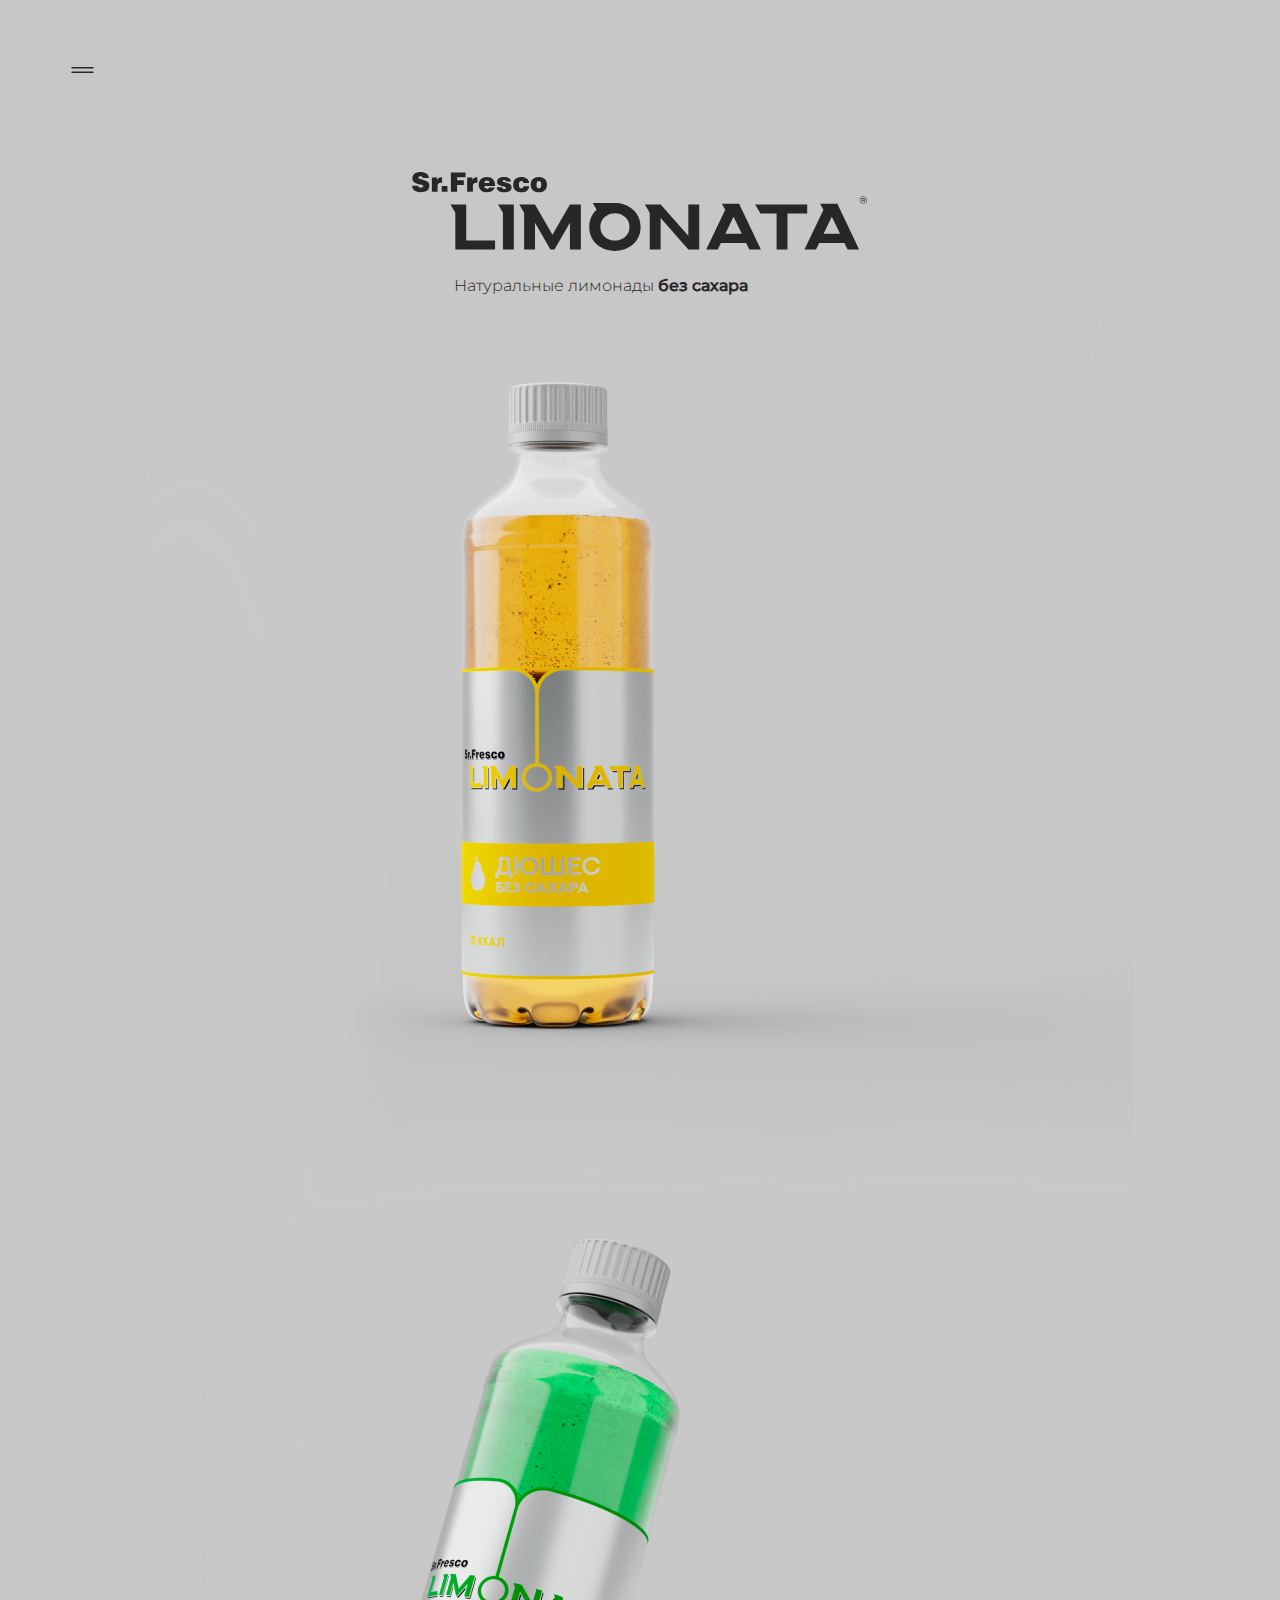
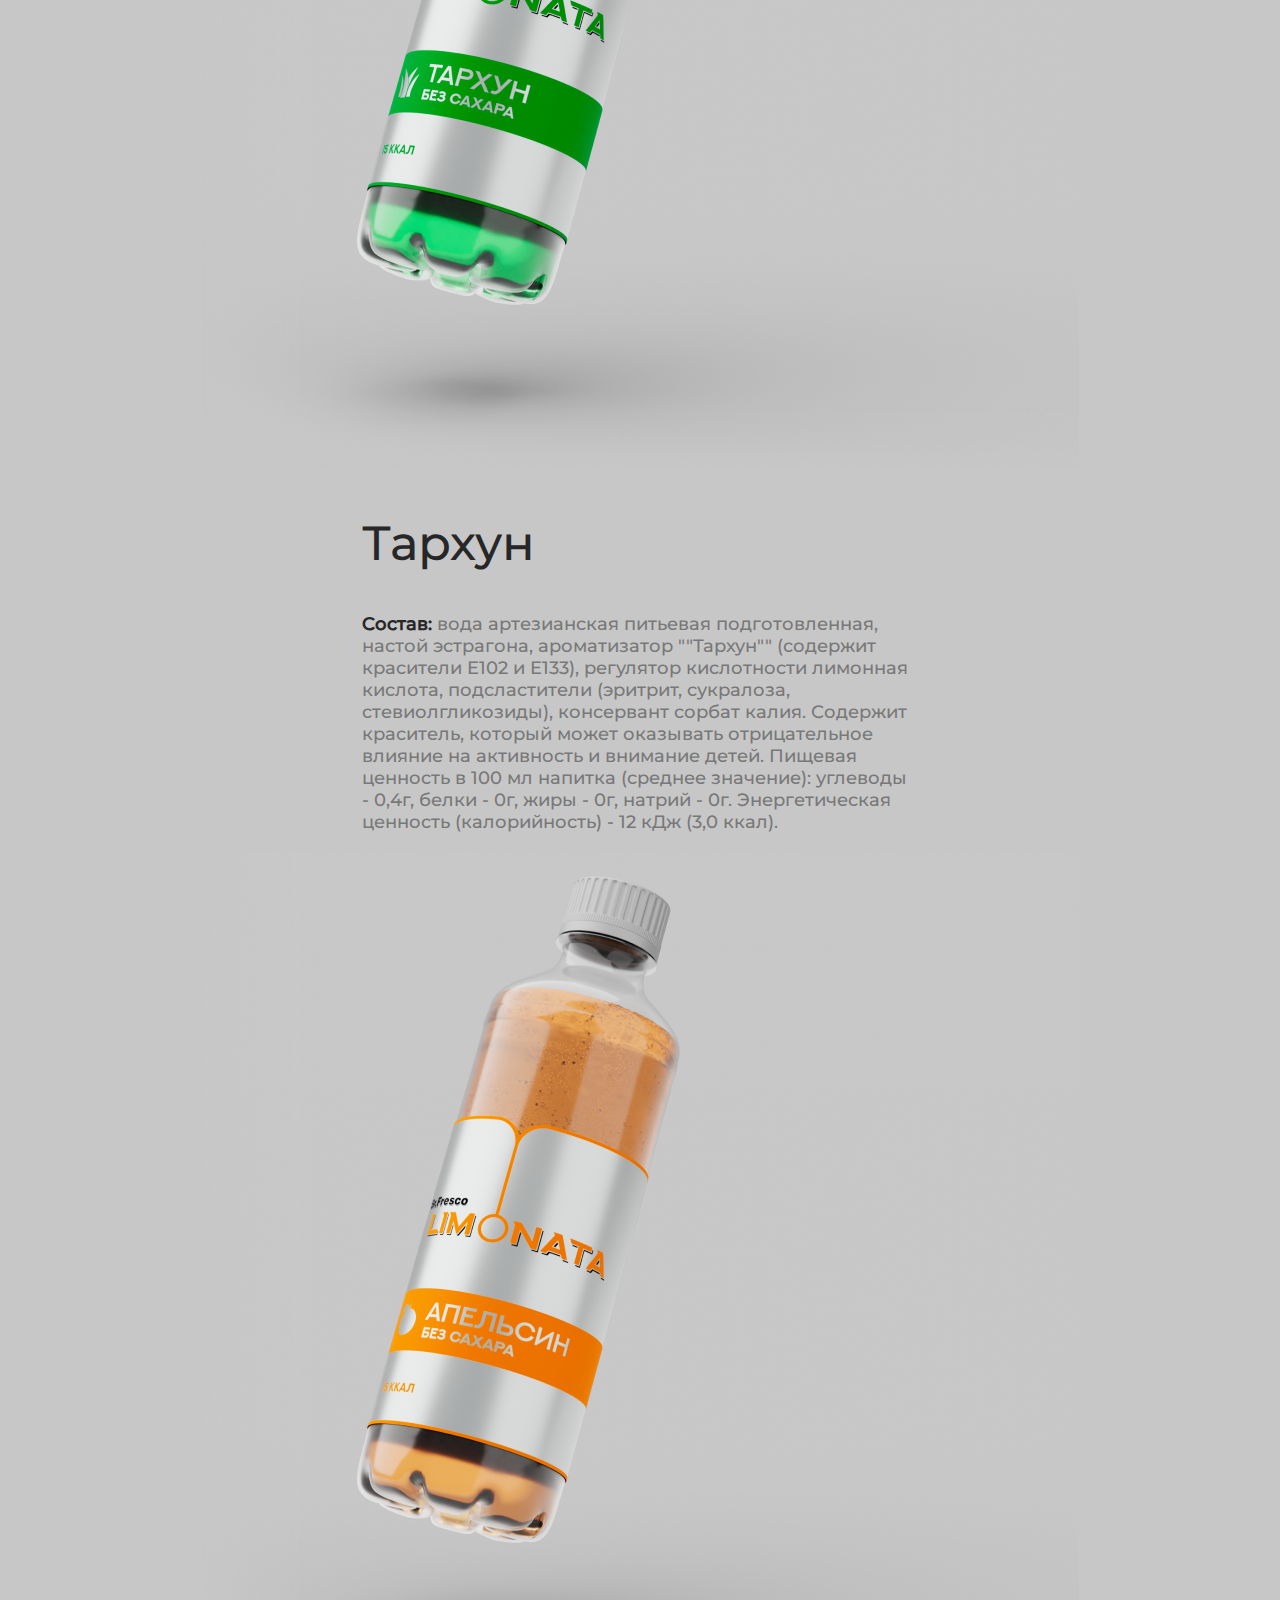
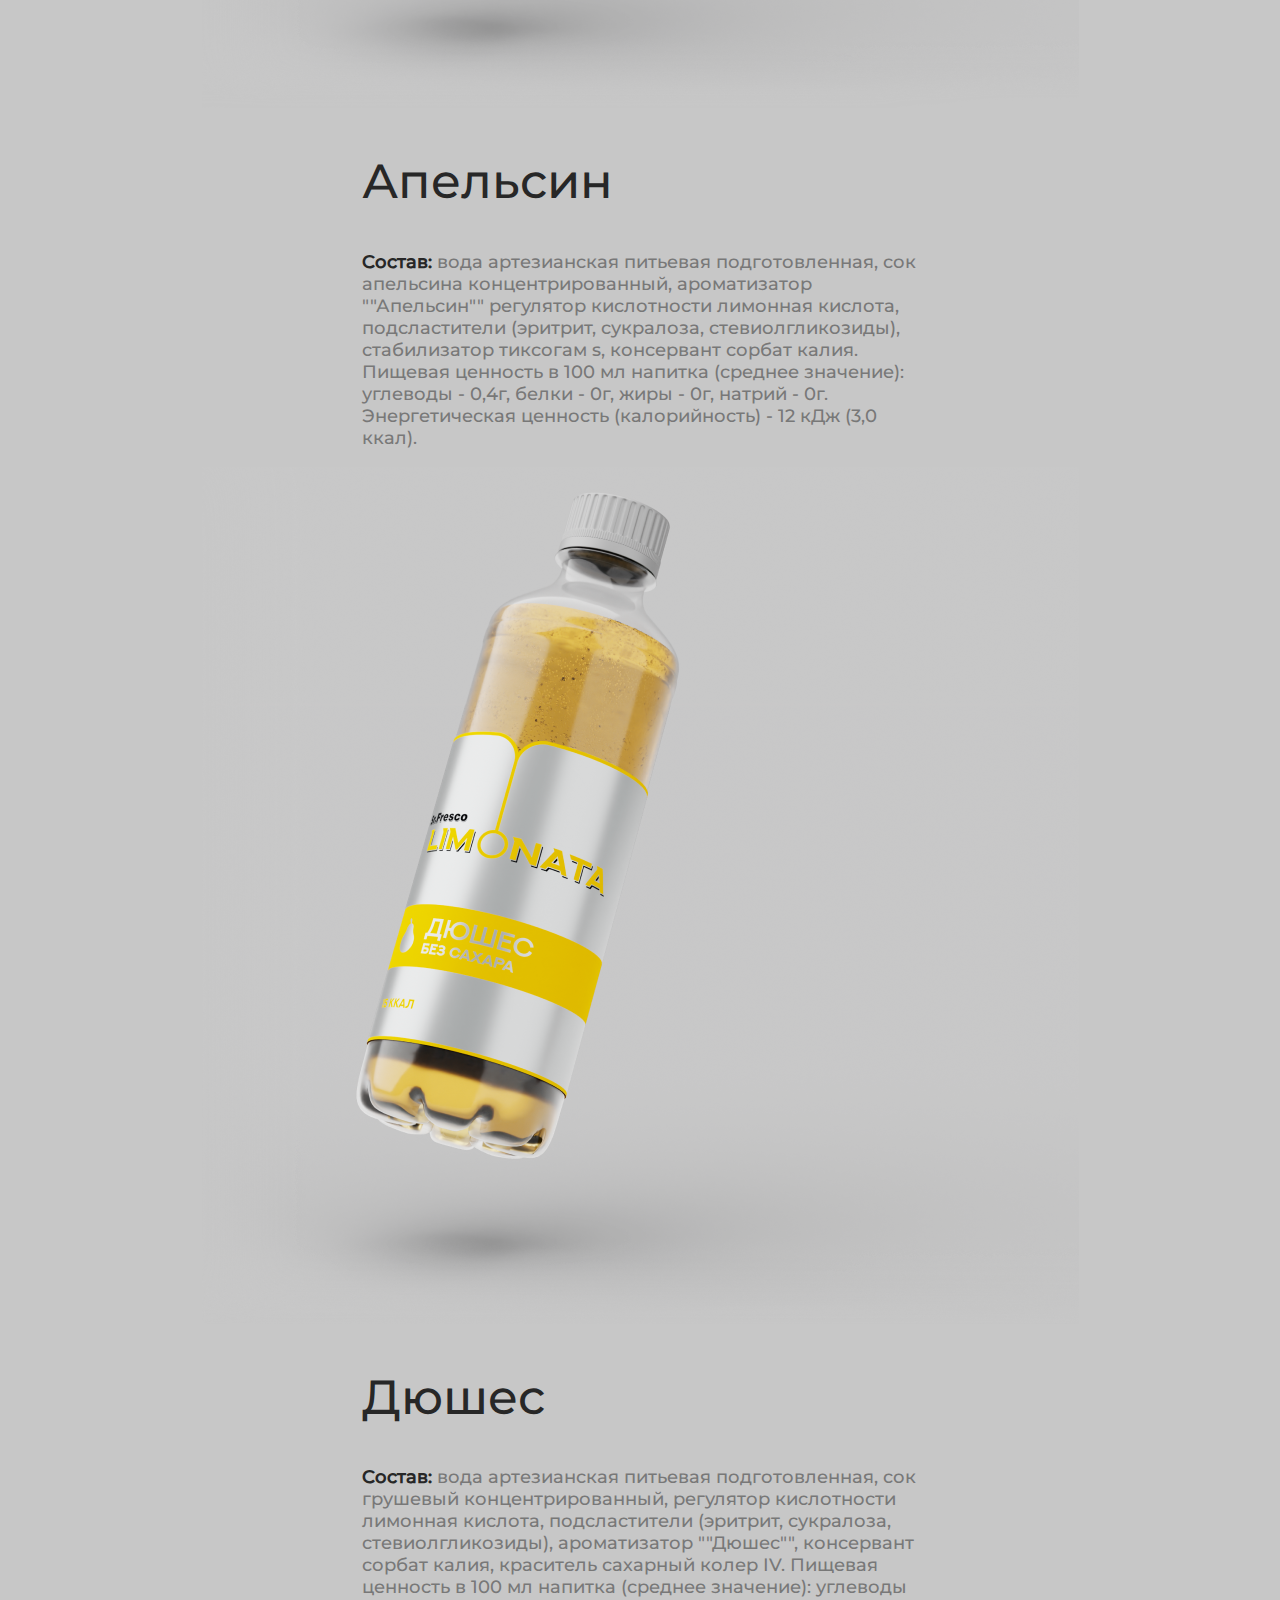
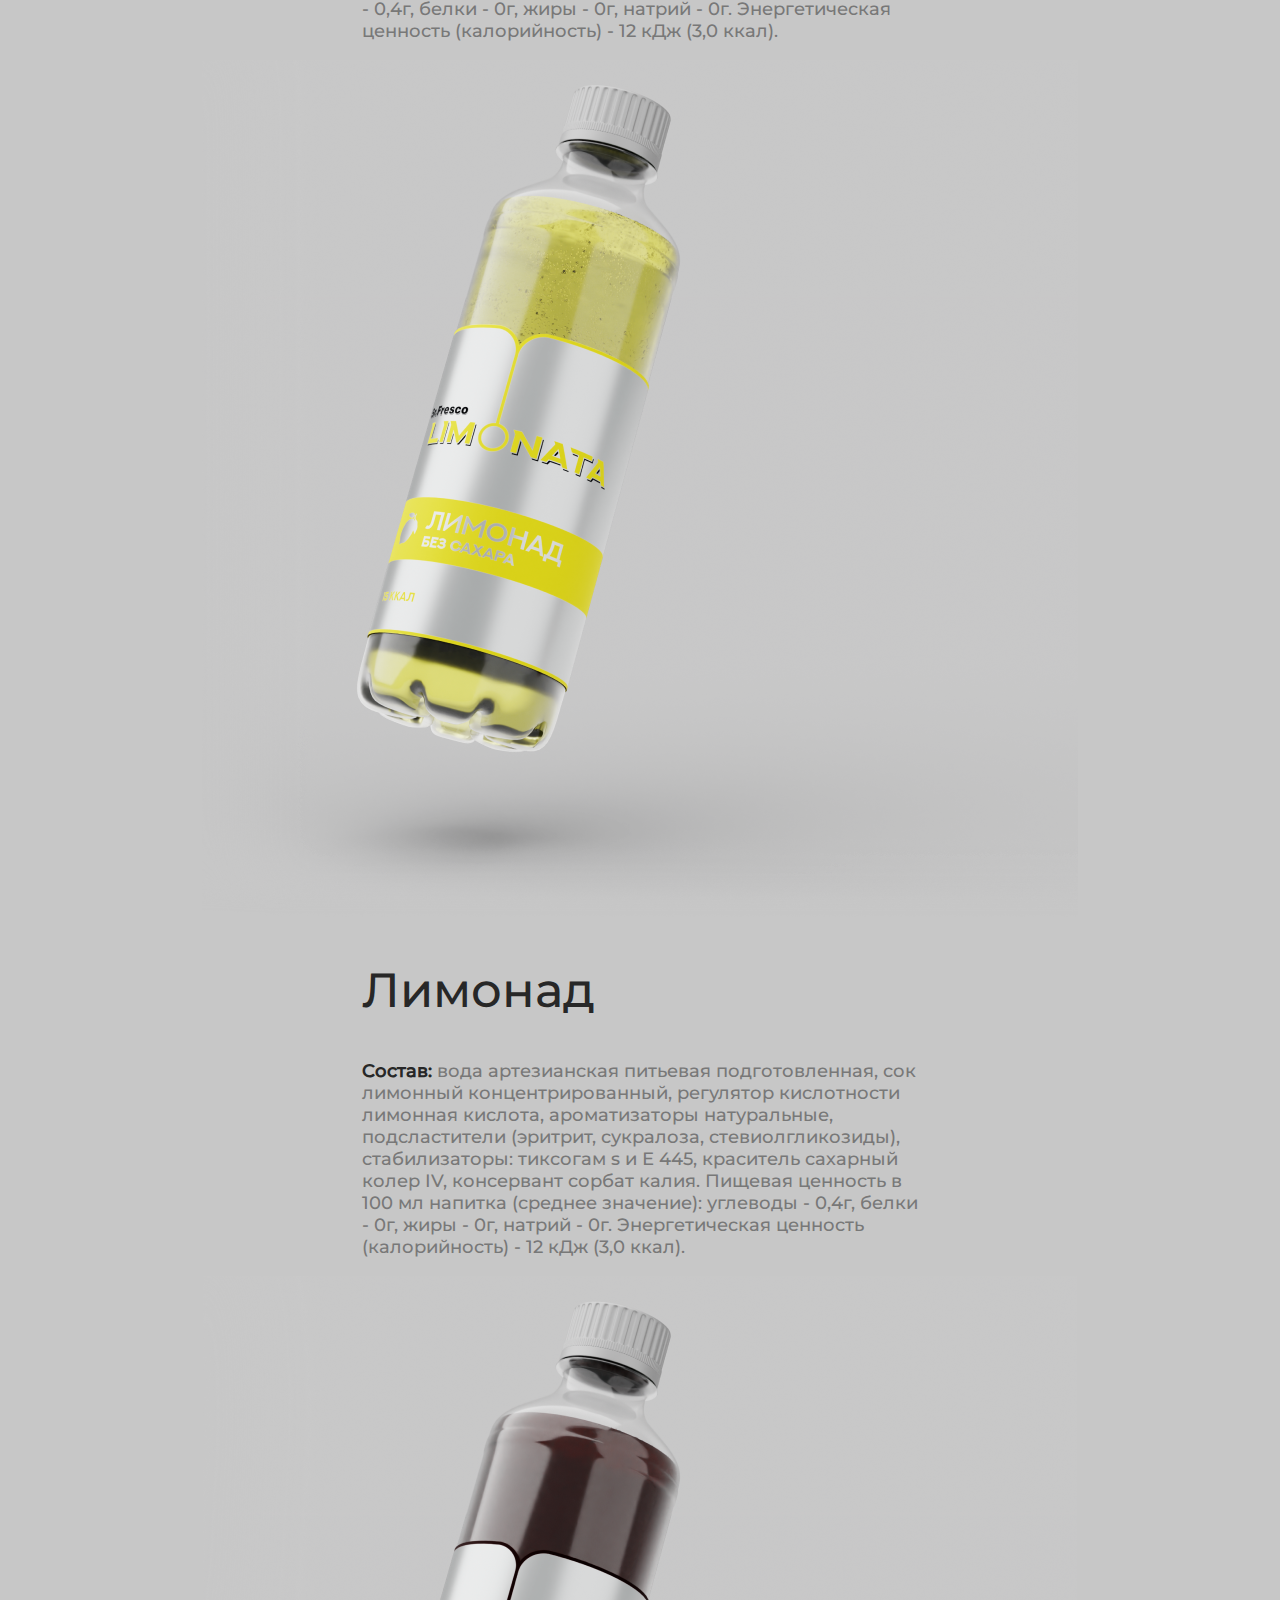
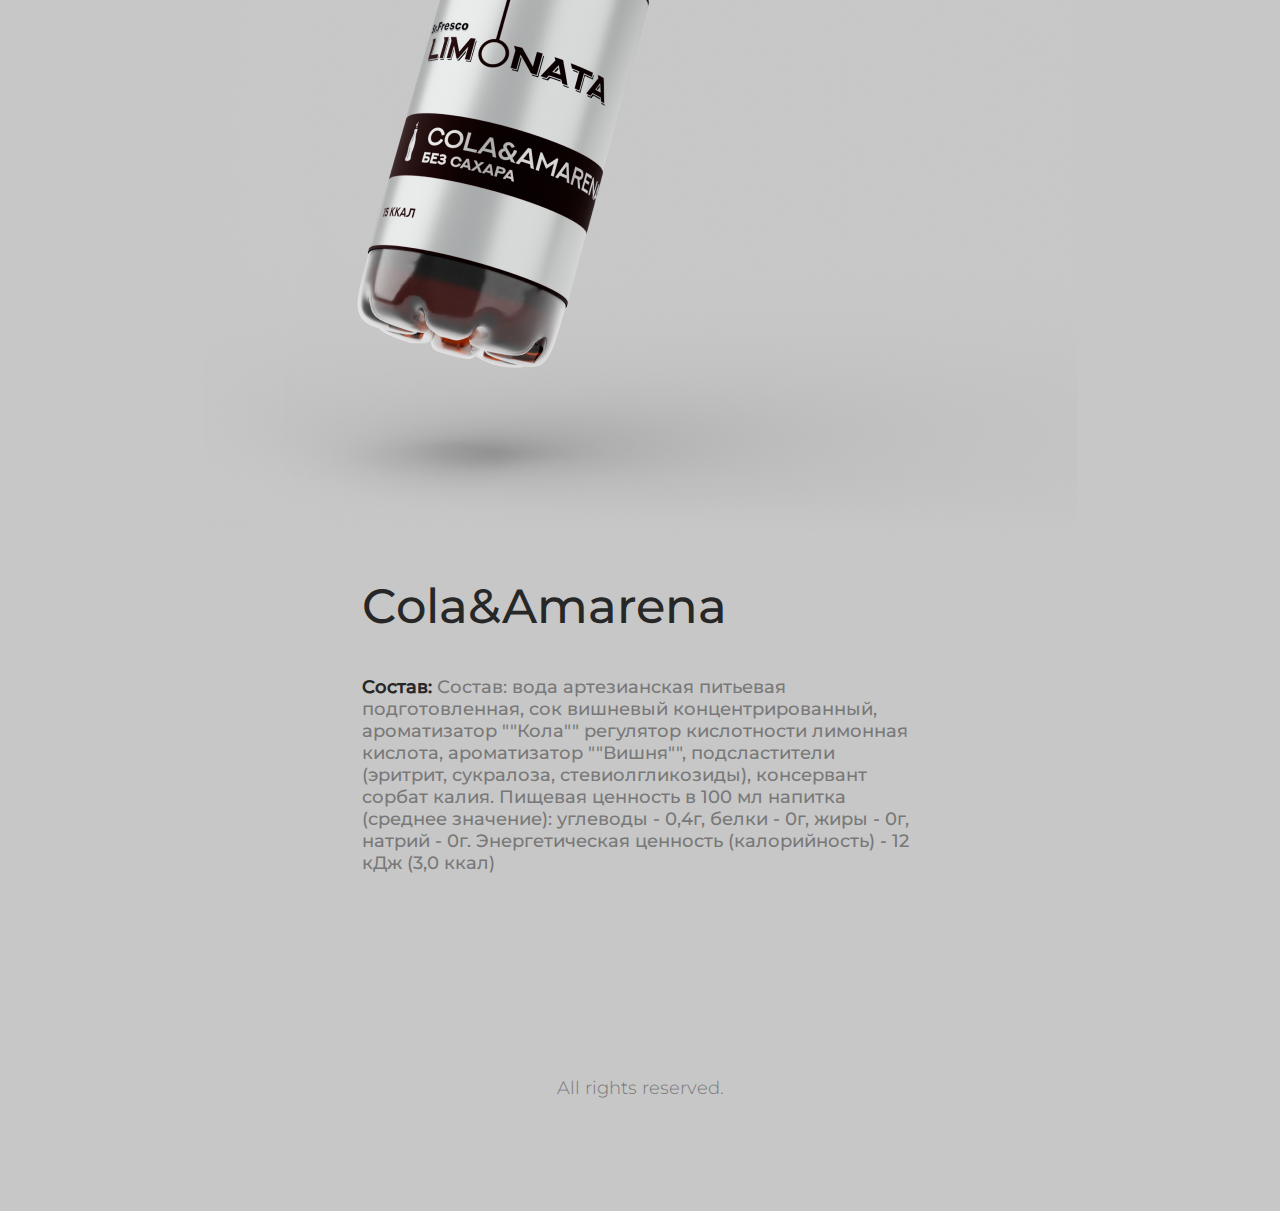
<file: sir-fresco copy/index.html>
<!DOCTYPE html>
<html lang="en">
<head>
    <meta charset="UTF-8">
    <meta http-equiv="X-UA-Compatible" content="IE=edge">
    <meta name="viewport" content="width=device-width, initial-scale=1.0">
    <link rel="stylesheet" href="style.css">
    <title>Sr.Fresco Landing</title>
</head>
<body>

    <header class="header">
        <div class=header-wrapper>
            <div class="header-container">
                <div class="hamburger"></div>
                <nav class="navigation">
                    <ul class="header-menu icon">
                        <li class="header-item">
                            <a href="#" class="header-text">Документы</a>
                        </li>
                        <li class="header-item">
                            <a href="#" class="header-text">Контакты</a>
                        </li>
                    </ul>
                </nav>
            </div>
        </div>
    </header>

    <main>
        <div class="main-wrapper">
            <div class="main-container">
                <section class="main-logo">
                    <div class="main-logo-box">
                        <img src="imgs/logo.svg" alt="logo" class="logo-img">
                        <p class="logo-text">Натуральные лимонады <span>без сахара</span></p>
                        <h1 class="title-main">Sr.Fresco</h1>
                    </div>
                    <div class="main-title-drink">
                        <img src="imgs/lemon-logo.png" alt="bottle of lemon drink" class="logo-bottle">
                    </div>
                </section>

                <section class="main-drinks">
                    <div class="main-drinks-container">
                        <h2 class="main-title-drinks">Тархун</h2>
                        <p class="main-drinks-text">
                            <span>Состав: </span>
                            вода артезианская питьевая подготовленная, 
                            настой эстрагона, ароматизатор ""Тархун"" 
                            (содержит красители E102 и E133), регулятор кислотности 
                            лимонная кислота, подсластители (эритрит, сукралоза, 
                            стевиолгликозиды), консервант сорбат калия.
                            Содержит краситель, который может оказывать 
                            отрицательное влияние на активность и внимание детей. 
                            Пищевая ценность в 100 мл напитка (среднее значение): 
                            углеводы - 0,4г, белки - 0г, жиры - 0г, натрий - 0г. 
                            Энергетическая ценность (калорийность) - 12 кДж (3,0 ккал).
                        </p>
                    </div>
                    <div class="main-drink-img">
                        <img src="imgs/tarhun.png" alt="" class="main-bottles">
                    </div>
                </section>

                <section class="main-drinks">
                    <div class="main-drinks-container">
                        <h2 class="main-title-drinks">Апельсин</h2>
                        <p class="main-drinks-text">
                            <span>Состав: </span>
                            вода артезианская питьевая подготовленная, 
                            сок апельсина концентрированный, ароматизатор ""Апельсин"" 
                            регулятор кислотности лимонная кислота, подсластители 
                            (эритрит, сукралоза, стевиолгликозиды), стабилизатор тиксогам s, 
                            консервант сорбат калия. 
                            Пищевая ценность в 100 мл напитка (среднее значение): 
                            углеводы - 0,4г, белки - 0г, жиры - 0г, натрий - 0г.  
                            Энергетическая ценность (калорийность) - 12 кДж (3,0 ккал).
                        </p>
                        </p>
                    </div>
                    <div class="main-drink-img">
                        <img src="imgs/orange.png" alt="" class="main-bottles">
                    </div>
                </section>

                <section class="main-drinks">
                    <div class="main-drinks-container">
                        <h2 class="main-title-drinks">Дюшес</h2>
                        <p class="main-drinks-text">
                            <span>Состав: </span>
                            вода артезианская питьевая подготовленная, 
                            сок грушевый концентрированный, регулятор кислотности 
                            лимонная кислота, подсластители (эритрит, сукралоза, 
                            стевиолгликозиды), ароматизатор ""Дюшес"", 
                            консервант сорбат калия, краситель сахарный колер IV.
                            Пищевая ценность в 100 мл напитка (среднее значение): 
                            углеводы - 0,4г, белки - 0г, жиры - 0г, натрий - 0г. 
                            Энергетическая ценность (калорийность) - 12 кДж (3,0 ккал). 
                    </div>
                    <div class="main-drink-img">
                        <img src="imgs/dushes.png" alt="" class="main-bottles">
                    </div>
                </section>

                <section class="main-drinks">
                    <div class="main-drinks-container">
                        <h2 class="main-title-drinks">Лимонад</h2>
                        <p class="main-drinks-text">
                            <span>Состав: </span>
                            вода артезианская питьевая подготовленная, 
                            сок лимонный концентрированный, регулятор кислотности 
                            лимонная кислота, ароматизаторы натуральные, 
                            подсластители (эритрит, сукралоза, стевиолгликозиды), 
                            стабилизаторы: тиксогам s и Е 445, краситель сахарный колер IV, 
                            консервант сорбат калия. 
                            Пищевая ценность в 100 мл напитка (среднее значение): 
                            углеводы - 0,4г, белки - 0г, жиры - 0г, натрий - 0г. 
                            Энергетическая ценность (калорийность) - 12 кДж (3,0 ккал).
                        </p>
                    </div>
                    <div class="main-drink-img">
                        <img src="imgs/lemon.png" alt="" class="main-bottles">
                    </div>
                </section>

                <section class="main-drinks">
                    <div class="main-drinks-container">
                        <h2 class="main-title-drinks">Cola&Amarena</h2>
                        <p class="main-drinks-text">
                            <span>Состав: </span>
                            Состав: вода артезианская питьевая подготовленная, 
                            сок вишневый концентрированный, ароматизатор ""Кола"" 
                            регулятор кислотности лимонная кислота, 
                            ароматизатор ""Вишня"", подсластители (эритрит, сукралоза, 
                            стевиолгликозиды), консервант сорбат калия. 
                            Пищевая ценность в 100 мл напитка (среднее значение): 
                            углеводы - 0,4г, белки - 0г, жиры - 0г, натрий - 0г. 
                            Энергетическая ценность (калорийность) - 12 кДж (3,0 ккал)
                        </p>
                    </div>
                    <div class="main-drink-img">
                        <img src="imgs/cola.png" alt="" class="main-bottles">
                    </div>
                </section>
            </div>
        </div>

        <footer class="footer">
            <div class="footer-wrapper">
                <div class="footer-copy">
                    <p class="footer-copy-text">
                        All rights reserved.
                    </p>
                </div>
            </div>
        </footer>
    </main>

    <script src="scripts/jquery-3.6.0.min.js"></script>
    <script src="scripts/script.js"></script>
</body>
</html>
</file>
<file: sir-fresco copy/style.css>
/* Fonts */

/* montserrat-300 - latin_cyrillic */
@font-face {
    font-family: 'Montserrat';
    font-style: normal;
    font-weight: 300;
    src: local(''),
         url('./fonts/montserrat-v24-latin_cyrillic-300.woff2') format('woff2'), /* Chrome 26+, Opera 23+, Firefox 39+ */
         url('./fonts/montserrat-v24-latin_cyrillic-300.woff') format('woff'); /* Chrome 6+, Firefox 3.6+, IE 9+, Safari 5.1+ */
  }
  /* montserrat-500 - latin_cyrillic */
  @font-face {
    font-family: 'Montserrat';
    font-style: normal;
    font-weight: 500;
    src: local(''),
         url('./fonts/montserrat-v24-latin_cyrillic-500.woff2') format('woff2'), /* Chrome 26+, Opera 23+, Firefox 39+ */
         url('./fonts/montserrat-v24-latin_cyrillic-500.woff') format('woff'); /* Chrome 6+, Firefox 3.6+, IE 9+, Safari 5.1+ */
  }

/* Common settings */

body {
    font-family: 'Montserrat';
    background-color: #C7C7C7;
    box-sizing: border-box;
    flex-wrap: wrap;

}

span {
    font-weight: bold;
    color: #272727;
}

/* Header */

.header-wrapper {
    max-width: 1920px;
    margin: 0 auto;
}

.header-container {
    padding: 59px 0 0 94px;
    display: flex;
    align-items: center;
}

.hamburger {
    width: 30px;
    height: 6px;
    background-image: url(imgs/open-btn.svg);
    background-size: contain;
    background-repeat: no-repeat;
    background-color: #C7C7C7;
    border: none;
    margin-right: 82px;
    cursor: pointer;
    transition: .3s all linear;
}

.active{
    width: 21px;
    height: 20px;
    background-image: url(imgs/close-btn.svg);
    background-repeat: no-repeat;
}

.navigation {
    display: none;
}

.header-menu {
    display: flex;
    align-items: center;
    list-style: none;
}

.header-text {
    font-weight: 300;
    font-size: 18px;
    line-height: 22px;
    color: #272727;
    margin-right: 49px;
    text-decoration: none;
}

/* Main logo*/

.main-wrapper {
    max-width: 1920px;
    margin: 0 auto;
}

.main-container {
    margin-bottom: 185px;
}

.main-logo {
    display: flex;
    align-items: center;
    justify-content: flex-end;
}

.main-logo-box {
    margin-right: 40px;
}

.logo-img {
    max-width: 100%;
    object-fit: cover;
}

.logo-bottle {
    max-width: 100%;
    object-fit: cover;
}

.logo-text  {
    font-weight: 300;
    font-size: 18px;
    line-height: 22px;
    color: #272727;
    margin: 26px 0 0 58px;
}

.title-main {
    display: none;
}

/* Drinks */

.main-drinks {
    display: flex;
    justify-content: flex-end;
    align-items: center;
}

.main-drinks-container{
    max-width: 556px;
    text-align: left;
    margin-right: 89px;
}

.main-title-drinks {
    font-weight: 500;
    font-size: 48px;
    line-height: 59px;
    color: #272727;
}

.main-drinks-text {
    font-weight: 500;
    font-size: 18px;
    line-height: 22px;
    color: #787878;
}

.main-bottles {
    max-width: 100%;
    object-fit: cover;
}

/* Footer */

.footer {
    margin-bottom: 112px;
}

.footer-wrapper {
    max-width: 1920px;
    margin: 0 auto;
}

.footer-copy {
    text-align: center;
}

.footer-copy-text {
    font-weight: 300;
    font-size: 18px;
    line-height: 22px;
    color: #787878;
}

/* Media Settings */

@media (max-width: 1919px) {
    .main-logo {
        flex-direction: column;
        margin-top: 99px;
    }

    .logo-text {
        font-size: 16px;
        line-height: 20px;
    }

    .main-drinks {
        flex-direction: column-reverse;
    }

    .main-logo-box {
        margin: 0;
        width: 457px;
    }

    .main-drinks-container {
        margin-right: 0;
    }

    .header-container{
        padding-left: 63px;
    }

    .logo-text {
        margin: 21px 0 0 42px;
    }
}

@media (max-width: 833px) {
    .main-logo {
        margin-top: 68px;
    }

    .logo-text {
        font-size: 11px;
        line-height: 13px;
    }

    .main-logo-box {
        margin: 0;
        width: 276px;
    }

    .main-drinks-container {
        margin-right: 0;
    }

    .header-container{
        padding-left: 36px;
    }

    .logo-text {
        margin: 16px 0 0 26px;
    }
}
</file>
